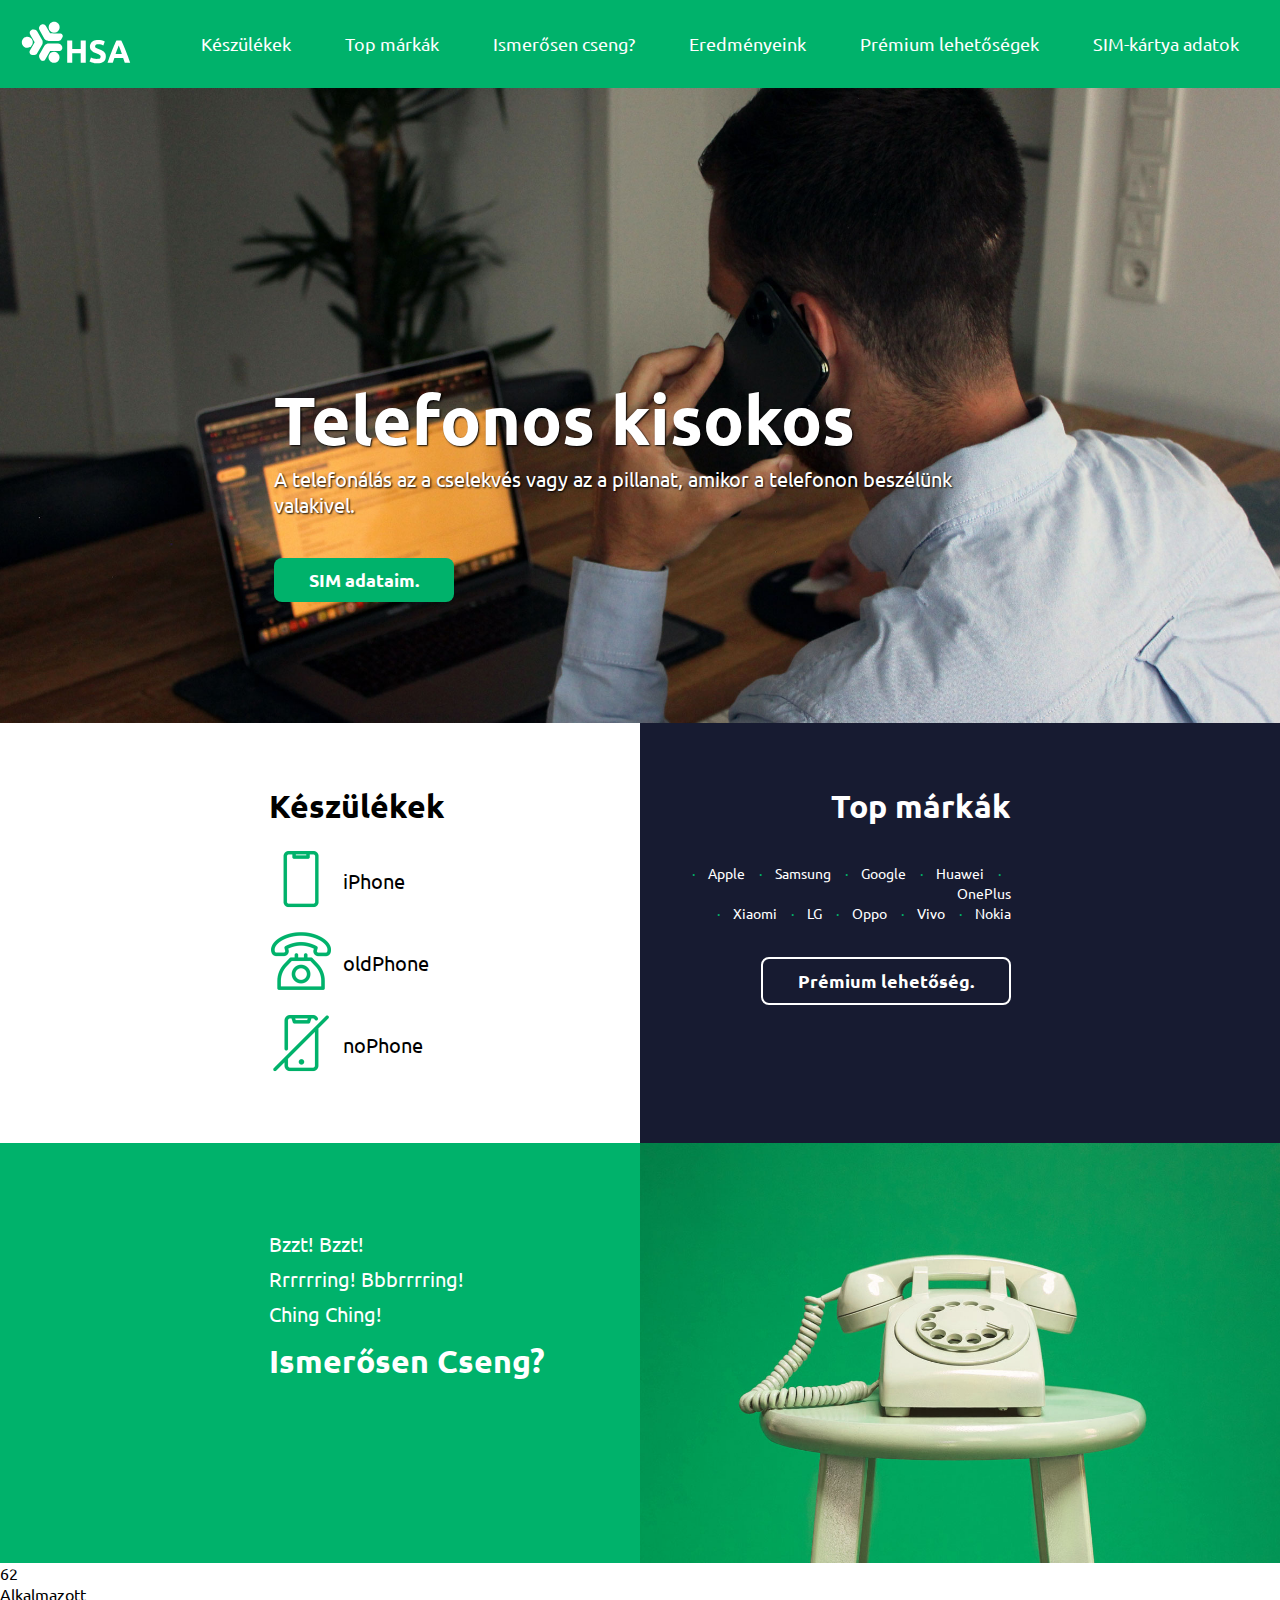
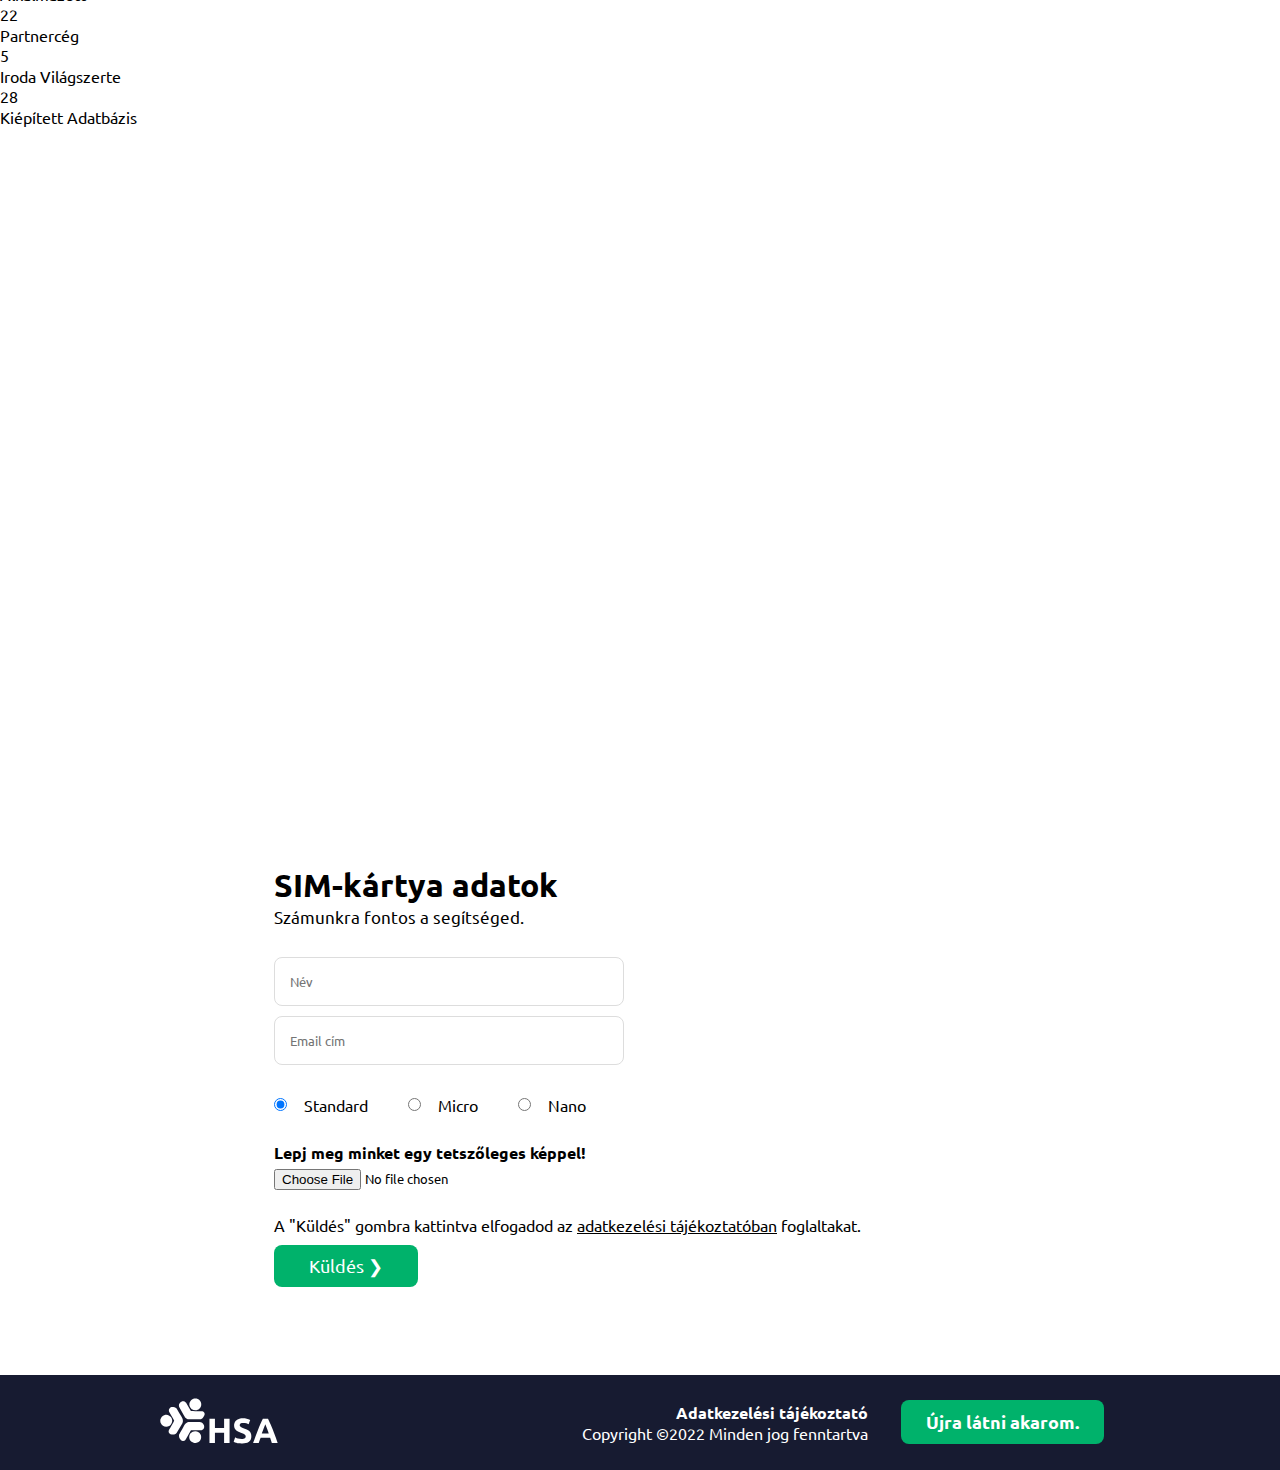
<file: index.html>
<!DOCTYPE html>
<html lang="en">
<head>
    <meta charset="UTF-8">
    <title>Próba</title>
    <link rel="stylesheet" href="css/style.css">
    <link rel="icon" type="image/x-icon" href="img/icon.ico.png">
    <link rel="stylesheet" href="https://use.fontawesome.com/releases/v5.15.4/css/all.css" integrity="sha384-DyZ88mC6Up2uqS4h/KRgHuoeGwBcD4Ng9SiP4dIRy0EXTlnuz47vAwmeGwVChigm" crossorigin="anonymous">
    <link rel="preconnect" href="https://fonts.googleapis.com">
    <link rel="preconnect" href="https://fonts.gstatic.com" crossorigin>
    <link href="https://fonts.googleapis.com/css2?family=Ubuntu:ital,wght@0,300;0,400;0,500;0,700;1,300;1,400;1,500;1,700&display=swap" rel="stylesheet">
</head>
<body>
<nav>
    <div class="logo">
        <a href="#"><img src="img/hsa-logo-white.svg" alt></a>
    </div>
    <div class="list">
        <ul>
            <li><a href="#devicespoint">Készülékek</a></li>
            <li><a href="#topbrandspoint">Top márkák</a></li>
            <li><a href="#soundspoint">Ismerősen cseng?</a></li>
            <li><a href="#wrapperpoint">Eredményeink</a></li>
            <li><a href="#premiumpoint">Prémium lehetőségek</a></li>
            <li><a href="#simcardpoint">SIM-kártya adatok</a></li>
        </ul>
    </div>
</nav>
<div class="container">
    <div class="parallax" id="parallaxid">
        <div class="caption">
            <div id="hero">
                <h1>Telefonos kisokos</h1>
                <p>A telefonálás az a cselekvés vagy az a pillanat, amikor a telefonon beszélünk valakivel.</p>
                <a href="#simcardpoint"><button>SIM adataim.</button></a>
            </div>
        </div>
    </div>
    <div class="boothside" id="devicespoint">
        <div class="left_side">
            <div class="caption_left">
                <div id="devices">
                    <h1>Készülékek</h1>
                    <table>
                        <tr>
                            <td><img src="img/proba-iphone.png" alt></td>
                            <td>iPhone</td>
                        </tr>
                        <tr>
                            <td><img src="img/proba-oldphone.png" alt></td>
                            <td>oldPhone</td>
                        </tr>
                        <tr>
                            <td><img src="img/proba-nophone.png" alt></td>
                            <td>noPhone</td>
                        </tr>
                    </table>
                </div>
            </div>
        </div>
        <div class="right_side" id="topbrandspoint">
            <div class="caption_right">
                <div id="topbrands">
                    <h1>Top márkák</h1>
                    <ul>
                        <li>Apple</li>
                        <li>Samsung</li>
                        <li>Google</li>
                        <li>Huawei</li>
                        <li>OnePlus</li>
                        <br>
                        <li>Xiaomi</li>
                        <li>LG</li>
                        <li>Oppo</li>
                        <li>Vivo</li>
                        <li>Nokia</li>
                    </ul>
                    <a href="#premiumpoint"><button>Prémium lehetőség.</button></a>
                </div>
            </div>
        </div>
    </div>
    <div class="boothside" id="soundspoint">
        <div class="left_side2">
            <div class="caption_left">
                <div id="sounds">
                    <p id="bzzt">Bzzt! Bzzt!</p>
                    <p id="ring">Rrrrrring! Bbbrrrring!</p>
                    <p id="ching">Ching Ching!</p>
                    <h1>Ismerősen Cseng?</h1>
                </div>
            </div>
        </div>
        <div class="right_side2">
            <img id="phone" src="img/proba-phone.jpg" alt>
        </div>
    </div>
    <div class="counter" id="wrapperpoint">
        <div class="caption5">
            <div class="wrapper">
                <i class="fas fa-user"></i>
                <span class="num" data-val="320">000</span>
                <p class="text">Alkalmazott</p>
            </div>
            <div class="wrapper">
                <i class="fas fa-project-diagram"></i>
                <span class="num" data-val="120+">000</span>
                <p class="text">Partnercég</p>
            </div>
            <div class="wrapper">
                <i class="fas fa-building"></i>
                <span class="num" data-val="32">000</span>
                <p class="text">Iroda Világszerte</p>
            </div>
            <div class="wrapper">
                <i class="fas fa-server"></i>
                <span class="num" data-val="150">000</span>
                <p class="text">Kiépített Adatbázis</p>
            </div>
        </div>
    </div>
    <div class="parallax2" id="premiumpoint">
        <div class="caption2">
            <div id="premium">
                <p>Kelet-magyarországi teljes lefedettség. Hosszú üzemidő.</p>
                <h1>Prémium lehetőség.</h1>
            </div>
        </div>
        <div class="row">
            <div class="column">
                <img src="img/hsa-logo-white.svg" alt>
            </div>
            <div class="column">
                <img src="img/hsa-logo-white.svg" alt>
            </div>
            <div class="column">
                <img src="img/hsa-logo-white.svg" alt>
            </div>
        </div>
    </div>
    <div class="white_background" id="simcardpoint">
        <div class="caption3">
            <div id="simcard">
                <h1>SIM-kártya adatok</h1>
                <p>Számunkra fontos a segítséged.</p>
                <form method="POST" enctype="multipart/form-data">
                    <div class="data">
                        <input type="text" name="name" placeholder="Név" required><br>
                        <input type="email" name="majka" placeholder="Email cím" required><br>
                    </div>
                    <div class="radio">
                        <input type="radio"name="radio1" value="Standard" class="checkmark" checked="checked">
                        <label for="standard">Standard</label><br>
                        <input type="radio"name="radio1" value="Micro" class="checkmark">
                        <label for="micro">Micro</label><br>
                        <input type="radio"name="radio1" value="Nano" class="checkmark">
                        <label for="nano">Nano</label>
                    </div>
                    <div class="file">
                        <label for="image"><b>Lepj meg minket egy tetszőleges képpel!</b></label><br>
                        <input type="file" accept="image/png, image/jpeg" name="file">
                    </div>
                    <p>A "Küldés" gombra kattintva elfogadod az <a href="adat.php"><u>adatkezelési tájékoztatóban</u></a> foglaltakat.</p>
                    <button type="submit" name="email">Küldés   ❯</button>
                </form>
            </div>
        </div>
    </div>
<footer>
    <div class="blue_background" >
        <div id="logo2">
            <img src="img/hsa-logo-white.svg" alt>
        </div>
        <div id="ready">
            <table>
                <tr>
                    <td>
                        <h4><a href="adat.php" style="text-decoration: none; color: white">Adatkezelési tájékoztató</a></h4>
                        <p>Copyright ©2022 Minden jog fenntartva</p>
                    </td>
                    <td>
                        <a href="#"><button>Újra látni akarom.</button></a>
                    </td>
                </tr>
            </table>
        </div>
    </div>
</footer>
</div>
<script src="script.js"></script>
<script>
    document.getElementById("parallaxid").style.backgroundImage = "url('uploads/header.jpeg')";
</script>
<script>
    if ( window.history.replaceState ) {
        window.history.replaceState( null, null, window.location.href );
    }
</script>
</body>
</html>
</file>
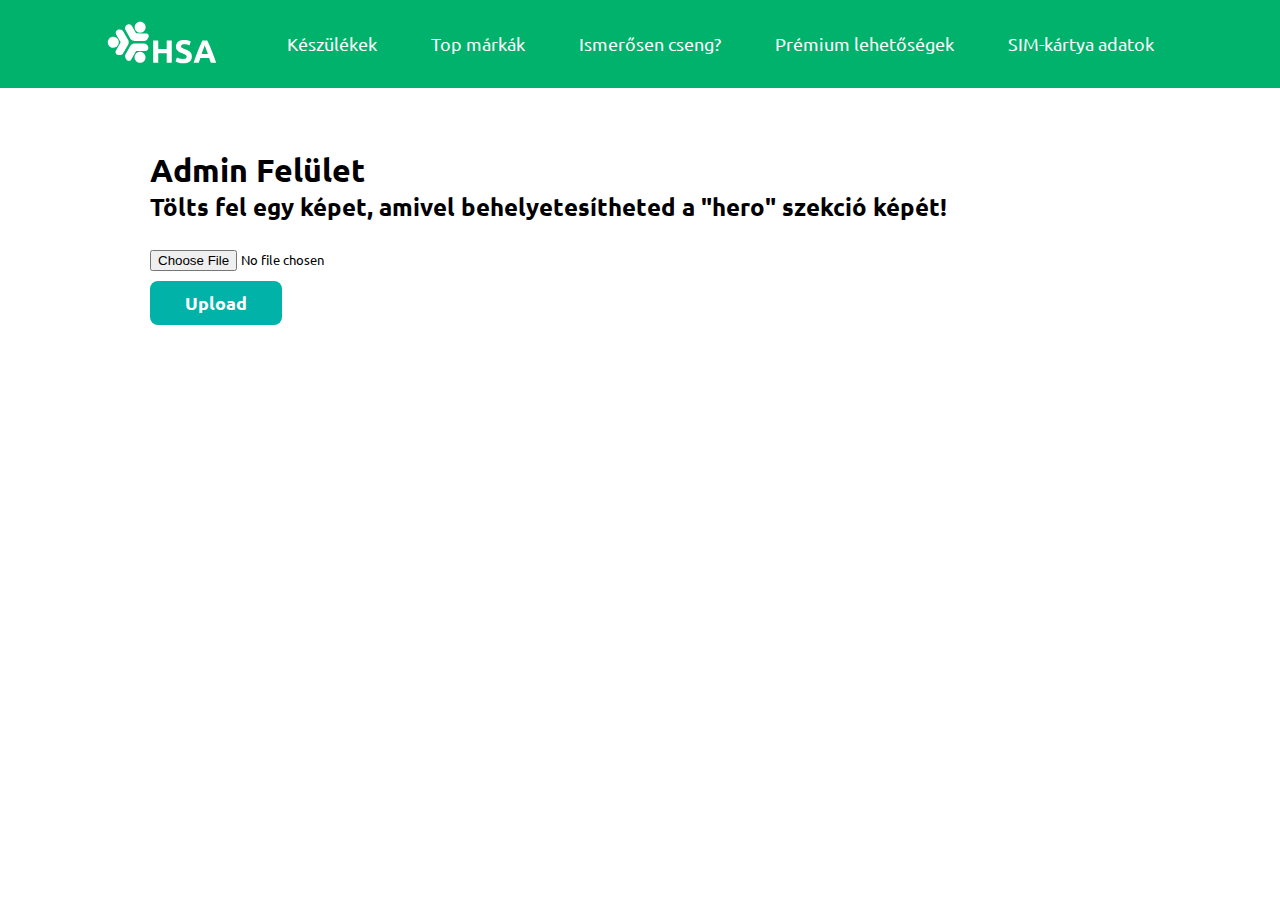
<file: admin.html>
<!DOCTYPE html>
<html lang="en">
<head>
    <meta charset="UTF-8">
    <title>Próba</title>
    <link rel="stylesheet" href="css/style.css">
    <link rel="stylesheet" href="css/admin.css">
    <link rel="icon" type="image/x-icon" href="img/icon.ico.png">
    <link rel="preconnect" href="https://fonts.googleapis.com">
    <link rel="preconnect" href="https://fonts.gstatic.com" crossorigin>
    <link href="https://fonts.googleapis.com/css2?family=Ubuntu:ital,wght@0,300;0,400;0,500;0,700;1,300;1,400;1,500;1,700&display=swap" rel="stylesheet">
</head>
<body>
<nav>
    <div class="logo">
        <a href="#"><img src="img/hsa-logo-white.svg" alt></a>
    </div>
    <div class="list">
        <ul>
            <li><a href="index.php#devicespoint">Készülékek</a></li>
            <li><a href="index.php#topbrandspoint">Top márkák</a></li>
            <li><a href="index.php#soundspoint">Ismerősen cseng?</a></li>
            <li><a href="index.php#premiumpoint">Prémium lehetőségek</a></li>
            <li><a href="index.php#simcardpoint">SIM-kártya adatok</a></li>
        </ul>
    </div>
</nav>
<div class="admin_container">
    <h1>Admin Felület</h1>
    <h2>Tölts fel egy képet, amivel behelyetesítheted a "hero" szekció képét!</h2>
    <form action="upload.php" method="POST" enctype="multipart/form-data">
        <input type="file" name="file" accept="image/png, image/jpeg"><br>
        <button type="submit" name="submit" style="height: auto">
            Upload
        </button>
    </form>
</div>
</body>
</html>
</file>
<file: css/style.css>
html {
    scroll-behavior: smooth;
}

* {
    margin: 0;
    font-family: 'Ubuntu', sans-serif;
    box-sizing: border-box;
}


button {
    font-size: 18px;
    color: white;
    font-weight: bold;
    text-decoration: none;
    padding: 10px 35px;
    border-radius: 8px;
    transition-duration: 0.4s;
}

/*Menu*/

nav {
    background-color: #00b26b;
    align-items: center;
    display: flex;
    height: auto;
    position: fixed;
    width: 100%;
    justify-content: center;
    top: 0;
    left: 0;
    right: 0;
    z-index: 2;
}

nav .list {
    height: auto;
}

nav li {
    display: inline-block;
    text-align: center;
    font-size: 18px;
    padding: 25px;
}

nav a{
    text-decoration: none;
    color: #ffffff;
}


nav a:hover {
    color: #00814e;
}

nav img{
    width: 120px;
}

/*Scrool*/

#devicespoint, #topbrandspoint, #soundspoint, #premiumpoint, #simcardpoint {
    scroll-margin-top: 90px;
}

/*Parallax*/

.parallax {
    height: 95%;

    background-attachment: fixed;
    background-position: center;
    background-repeat: no-repeat;
    background-size: cover;
}

.parallax2 {
    background-image: url("../img/proba-back-2.jpeg");
    height: 650px;

    background-attachment: fixed;
    background-position: center;
    background-repeat: no-repeat;
    background-size: cover;
}

.caption {
    margin: 0 20%;
    padding-top: 28%;
    padding-bottom: 8%;
    width: auto;
    color: #000;
    height: auto;
}
.caption2 {
    margin: 0 20%;
    padding-top: 200px;
    width: auto;
    color: white;
    height: auto;
}

.caption3 {
    margin: 0 20%;
    padding: 70px 0;
    width: auto;
    color: #000000;
    height: auto;
}

.caption div#hero {
    height: auto;
    color: #fff;
    padding: 18px;
    font-size: 25px;
}

.caption2 div#premium {
    height: auto;
    color: #fff;
    padding: 18px;
    font-size: 20px;
}

/*Pémium lehetőségek*/

#premium h1 {
    padding-bottom: 5px;
}

#premium p {
    font-size: 30px;
}

#premium img {
    height: 60px;
}

.column {
    float: left;
    width: 33.33%;
    padding: 10px;
}

.column img {
    height: 130px;
    display: block;
    margin-left: auto;
    margin-right: auto;
}

.row {
    display: flex;
    height: auto;
    margin: 0 250px;
}

.row:after {
    content: "";
    display: table;
    clear: both;
}

/*Hero*/

#hero h1 {
    font-size: 68px;
    text-shadow: 1px 1px 2px #000000;
    padding-bottom: 5px;
}

#hero p {
    font-size: 20px;
    text-shadow: 1px 1px 2px #000000;
    padding-bottom: 40px;
}

#hero button {
    background-color: #00b26b;
    border: #00b26b;
}

#hero button:hover {
    background-color: white;
    color: #00b26b;
}

/*Boothside*/

.boothside {
    display: inline-flex;
    width: 100%;
    height: auto;
    padding: 0;
}

.left_side, .right_side, .left_side2, .right_side2 {
    width: 50%;
    height: 420px;
}

.caption_left {
    margin-left: 42%;
    width: auto;
    color: #000;
    height: auto;
    margin-top: 63px;
    margin-bottom: 60px;
}

.caption_right {
    margin-right: 42%;
    width: auto;
    color: #000;
    height: auto;
    margin-top: 63px;
    margin-bottom: 60px;
}

.left_side {
    float: left;
    background-color: white;
}

.left_side2 {
    float: left;
    background-color: #00b26b;
    align-items: center;
}

.left_side2 {
    float: left;
    background-color: #00b26b;
    align-items: center;
}

.right_side {
    float: right;
    background-color: #171b31;
    text-align: right;
}

.right_side2 {
    float: right;
}

/*Készülékek*/

#devices img {
    height: 60px;
}

#devices table{
    padding-top: 10px;
}

#devices table td{
    padding: 5px 3px 5px 0;
    font-size: 20px;
}

#devices table tr td{
    padding-top: 10px;
    padding-right: 10px;;
}

#devices table tr {
    transition: .3s ease;
}

#devices table tr:hover {
    transform: scale(0.9);
}

/*Top Márkák*/

#topbrands {
    color: white;
}

#topbrands ul {
    padding: 35px 0;
}

#topbrands li {
    display: inline;
    font-size: 14px;
}

#topbrands li::before {
    padding: 0 10px;
    content: " · ";
    color: #00b26b;
}

#topbrands li:hover::before {
    color: #ffffff;
}

#topbrands button {
    background-color: #171b31;
    border: 2px solid #ffffff;
}

#topbrands button:hover {
    background-color: #ffffff;
    color: #171b31;
}

/*Ismerősen cseng*/

#sounds {
    padding-top: 20px;
    color: white;
}

#sounds p {
    line-height: 35px;
    font-size: 20px;
}

#sounds h1 {
    padding-top: 10px;
}

/*Telefon*/

#phone {
    width: 100%;
    object-fit: cover;
    object-position: 0 55%;
    height: 100%;
}


/*Sim-kártya adatok*/

.white_background {
    height: auto;
}

#simcard p{
    font-size: 17px;
}

.data, .radio{
    display: flex;
    flex-flow: row wrap;
    align-items: center;
    margin: 25px 0;
}

.data input {
    vertical-align: middle;
    margin: 5px 60px 5px 0;
    padding: 15px;
    background-color: #fff;
    border: 1px solid #ddd;
    border-radius: 8px;
    width: 350px;
}

.radio label{
    padding-left: 17px;
    padding-right: 40px;;
}

.file {
    margin: 25px 0;
    line-height: 25px;
}

#simcard {
    padding: 18px;
}

#simcard button {
    background-color: #00b26b;
    border: #00b26b;
    font-weight: inherit;
}

#simcard button:hover {
    background-color: white;
    color: #00b26b;
}

#simcard form p{
    font-size: 16px;
    padding-bottom: 10px;
}

#simcard a{
    text-decoration: none;
    color: black;
}

/*again*/
.blue_background {
    background-color: #171b31;
    height: auto;
    color: white;
    display: flex;
    width: 100%;
    padding: 0;
    justify-content: center;
    align-items: center;
}

.blue_background img {
    width: 130px;
}

#ready {
    margin-left: 23%;
}

#ready table {
    height: auto;
    text-align: right;
}

#ready button {
    padding: 10px 25px;
    margin-left: 10px;
    background-color: #00b26b;
    border: #00b26b;
}

#ready button:hover {
    background-color: white;
    color: #00b26b;
}

#ready table td {
    color: white;
    padding-right: 20px;
}

/*Animációk*/
#bzzt {
    animation: bzzt 5s linear infinite;
}

#ring {
    animation: ring 5s linear infinite;
}

#ching {
animation: ching 5s linear infinite;
}
@keyframes bzzt {
    0% { transform: scale(1.0) rotate(0deg); }
    1% { transform: scale(1.1) rotate(1deg); }
    2% { transform: scale(1.1) rotate(1deg); }
    3% { transform: scale(1.1) rotate(0deg); }
    4% { transform: scale(1.1) rotate(0deg); }
    5% { transform: scale(1.1) rotate(0deg); }
    6% { transform: scale(1.1) rotate(1deg); }
    7% { transform: scale(1.1) rotate(1deg); }
    8% { transform: scale(1.0) rotate(0deg); }

}

@keyframes ring {
    34% { transform: translate(0px, 0px) rotate(0deg); }
    35% { transform: translate(-1px, -1px) rotate(-1deg); }
    36% { transform: translate(-1px, 0px) rotate(1deg); }
    37% { transform: translate(1px, 1px) rotate(0deg); }
    38% { transform: translate(1px, -1px) rotate(1deg); }
    39% { transform: translate(-1px, 2px) rotate(-1deg); }
    40% { transform: translate(-1px, 1px) rotate(0deg); }
    41% { transform: translate(1px, 1px) rotate(-1deg); }
    42% { transform: translate(-1px, -1px) rotate(1deg); }
    43% { transform: translate(1px, 1px) rotate(0deg); }
    44% { transform: translate(1px, -1px) rotate(-1deg); }
    45% { transform: translate(-1px, -1px) rotate(-1deg); }
    46% { transform: translate(-1px, 0px) rotate(1deg); }
    47% { transform: translate(1px, 1px) rotate(0deg); }
    48% { transform: translate(1px, -1px) rotate(1deg); }
    49% { transform: translate(-1px, 1px) rotate(-1deg); }
    50% { transform: translate(-1px, 1px) rotate(0deg); }
    51% { transform: translate(1px, 1px) rotate(-1deg); }
    52% { transform: translate(-1px, -1px) rotate(1deg); }
    53% { transform: translate(1px, 1px) rotate(0deg); }
    54% { transform: translate(1px, -1px) rotate(-1deg); }
    55% { transform: translate(0px, 0px) rotate(0deg); }
}

@keyframes ching {
    70% { transform: scale(1.0) rotate(0deg); }
    71% { transform: scale(1.1) rotate(-1deg); }
    72% { transform: scale(1.1) rotate(1deg); }
    73% { transform: scale(1.1) rotate(0deg); }
    74% { transform: scale(1.0) rotate(0deg); }
    78% { transform: scale(1.0) rotate(0deg); }
    79% { transform: scale(1.1) rotate(-1deg); }
    80% { transform: scale(1.1) rotate(1deg); }
    81% { transform: scale(1.1) rotate(0deg); }
    82% { transform: scale(1.1) rotate(-1deg); }
    83% { transform: scale(1.0) rotate(0deg); }
}



/*RESPONSIVE NAVBAR MENU STARTS*/
/* CHECKBOX HACK */
</file>
<file: css/admin.css>
.admin_container {
    margin: 150px;
}

h2 {
    padding-bottom: 25px ;
}

button {
    margin-top: 10px;
    background-color: #00b2a7;
    border: #00b2a7;
}

button:hover {
    background-color: white;
    color: #00b2a7;
}
</file>
